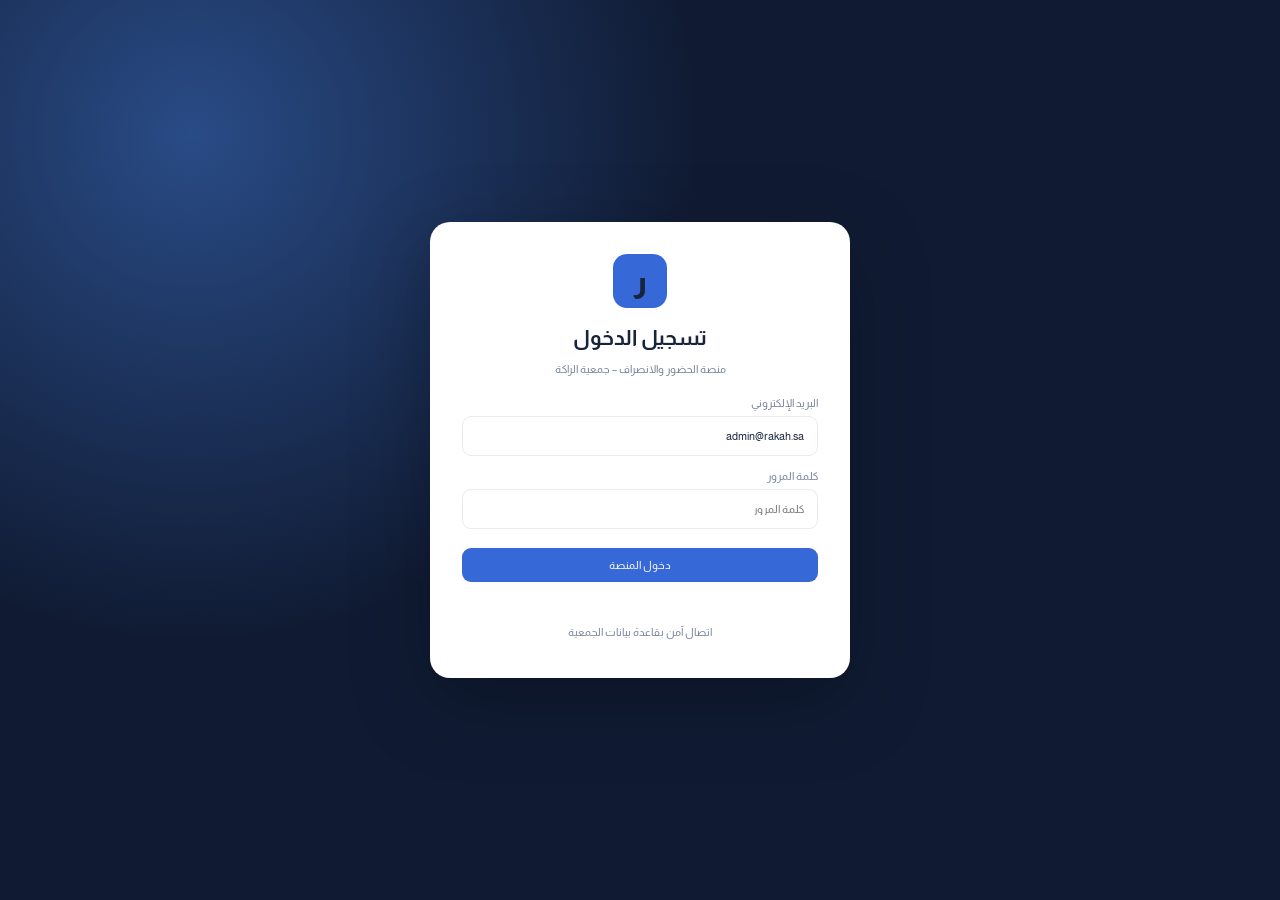
<file: index.html>
<!doctype html>
<html lang="ar" dir="rtl">
<head>
<meta charset="utf-8"><meta name="viewport" content="width=device-width,initial-scale=1">
<meta name="theme-color" content="#101b33"><title>نظام الحضور والانصراف | جمعية الراكة</title>
<link rel="preconnect" href="https://fonts.googleapis.com"><link rel="preconnect" href="https://fonts.gstatic.com" crossorigin>
<link href="https://fonts.googleapis.com/css2?family=Almarai:wght@300;400;700;800&display=swap" rel="stylesheet">
<link rel="stylesheet" href="styles.css">
</head>
<body>
<section class="login-screen" id="loginScreen"><form class="login-card" id="loginForm"><div class="brand-mark login-mark">ر</div><h1>تسجيل الدخول</h1><p>منصة الحضور والانصراف – جمعية الراكة</p><label>البريد الإلكتروني<input id="loginEmail" type="email" autocomplete="username" required value="admin@rakah.sa" placeholder="البريد الإلكتروني"></label><label>كلمة المرور<input id="loginPassword" type="password" autocomplete="current-password" required placeholder="كلمة المرور"></label><button class="primary-btn" id="loginSubmit">دخول المنصة</button><div id="loginError" class="login-error"></div><small>اتصال آمن بقاعدة بيانات الجمعية</small></form></section>

<div class="app-shell">
<aside class="sidebar" id="sidebar">
  <div class="brand"><div class="brand-mark">ر</div><div><strong>جمعية الراكة</strong><small>نظام الحضور والانصراف</small></div></div>
  <div class="nav-caption">القائمة الرئيسية</div>
  <button class="nav-link active" data-view="dashboard"><span>▦</span> لوحة التحكم</button>
  <button class="nav-link" data-view="employees"><span>♙</span> الموظفون</button>
  <button class="nav-link" data-view="attendance"><span>◷</span> سجل الحضور</button>
  <button class="nav-link" data-view="reports"><span>▤</span> التقارير</button>
  <div class="nav-caption">النظام</div>
  <button class="nav-link" data-view="settings"><span>⚙</span> الإعدادات</button>
  <div class="sidebar-foot"><span class="status-dot"></span> متصل بقاعدة البيانات</div>
</aside>
<main class="main">
<header class="topbar"><button class="menu-btn" id="menuBtn" aria-label="القائمة">☰</button><div><div class="eyebrow">جمعية الدعوة والإرشاد وتوعية الجاليات بالراكة</div><h1 id="pageTitle">لوحة التحكم</h1></div><div class="top-actions"><div class="today" id="todayLabel"></div><button class="secondary-btn" id="logoutBtn" type="button">تسجيل الخروج</button><button class="icon-btn" id="themeBtn" title="تغيير المظهر">☼</button></div></header>

<section class="view active" id="view-dashboard">
  <div class="welcome-row"><div><h2>مرحبًا بك 👋</h2><p>إليك ملخص متابعة الحضور والانصراف لهذا اليوم.</p></div><div class="live-clock" id="clock">--:--:--</div></div>
  <div class="stats-grid">
    <article class="stat-card"><div class="stat-icon blue">♙</div><span>إجمالي الموظفين</span><strong id="totalEmployees">0</strong><small>المسجلون في النظام</small></article>
    <article class="stat-card"><div class="stat-icon green">✓</div><span>حضور اليوم</span><strong id="presentCount">0</strong><small>موظفون لديهم بصمة اليوم</small></article>
    <article class="stat-card"><div class="stat-icon amber">◷</div><span>حالات التأخير</span><strong id="lateCount">0</strong><small>وفق مواعيد الدوام المحددة</small></article>
    <article class="stat-card"><div class="stat-icon red">!</div><span>غياب مؤكد</span><strong id="absentCount">0</strong><small>بعد انتهاء الشفت</small></article>
  </div>
  <div class="content-grid"><article class="panel"><div class="panel-head"><div><h3>حالة الشفتات اليوم</h3><p>ملخص الحضور حسب فترة العمل</p></div><span class="tag">اليوم</span></div><div class="shift-list"><div class="shift-row"><div class="shift-symbol">☀</div><div class="shift-info"><b>الشفت الصباحي</b><small>09:00 ص – 11:30 ص</small></div><div class="shift-count" id="morningCount">0 <small>حضور</small></div></div><div class="shift-row"><div class="shift-symbol evening">☾</div><div class="shift-info"><b>الشفت المسائي</b><small>04:00 م – 09:00 م</small></div><div class="shift-count" id="eveningCount">0 <small>حضور</small></div></div></div></article>
  <article class="panel"><div class="panel-head"><div><h3>ملخص الالتزام</h3><p>نسبة الحضور من إجمالي الموظفين</p></div></div><div class="donut-wrap"><div class="donut" id="attendanceDonut"><div><strong id="attendanceRate">0%</strong><small>نسبة الحضور</small></div></div></div><div class="legend"><span><i class="legend-dot green-bg"></i> حضر</span><span><i class="legend-dot gray-bg"></i> لم يسجل</span></div></article></div>
  <article class="panel table-panel"><div class="panel-head"><div><h3>آخر حركات الحضور</h3><p>أحدث السجلات المسجلة في قاعدة البيانات</p></div><button class="text-btn" data-go="attendance">عرض السجل ←</button></div><div class="table-wrap"><table><thead><tr><th>الموظف</th><th>الرقم الوظيفي</th><th>الشفت</th><th>وقت البصمة</th><th>الحالة</th></tr></thead><tbody id="recentRows"></tbody></table></div></article>
</section>
<section class="view" id="view-employees">
 <div class="section-toolbar"><div><h2>إدارة الموظفين</h2><p>إضافة بيانات الموظفين وربط الرقم الوظيفي بمعرف البصمة لاحقًا.</p></div><button class="primary-btn" id="addEmployeeBtn">＋ إضافة موظف</button></div>
 <article class="panel"><div class="filters"><input id="employeeSearch" placeholder="ابحث بالاسم أو الرقم الوظيفي"><select id="departmentFilter"><option value="">كل الأقسام</option></select></div><div class="table-wrap"><table><thead><tr><th>الرقم الوظيفي</th><th>اسم الموظف</th><th>القسم</th><th>معرف البصمة</th><th>الحالة</th><th>إجراء</th></tr></thead><tbody id="employeeRows"></tbody></table></div></article>
</section>
<section class="view" id="view-attendance">
 <div class="section-toolbar"><div><h2>سجل الحضور والانصراف</h2><p>استعراض البصمات حسب التاريخ والشفت.</p></div><button class="primary-btn" id="addPunchBtn">＋ إضافة سجل يدوي</button></div>
 <article class="panel"><div class="filters"><input type="date" id="attendanceDate"><select id="shiftFilter"><option value="">كل الشفتات</option><option value="morning">صباحي</option><option value="evening">مسائي</option></select><input id="attendanceSearch" placeholder="ابحث عن موظف"></div><div class="table-wrap"><table><thead><tr><th>التاريخ</th><th>الموظف</th><th>الشفت</th><th>وقت الحضور</th><th>وقت الانصراف</th><th>الحالة</th><th>مدة التأخير</th><th>مصدر السجل</th></tr></thead><tbody id="attendanceRows"></tbody></table></div></article>
</section>
<section class="view" id="view-reports">
 <div class="section-toolbar"><div><h2>التقارير والمساءلة الإدارية</h2><p>تقارير الحضور العامة والتقرير الرسمي التفصيلي لكل موظف.</p></div><button class="primary-btn" id="exportBtn">↓ تصدير CSV</button></div>
 <article class="panel">
  <div class="panel-head"><div><h3>تقرير الحضور العام</h3><p>حدد الفترة والقسم والشفت لمراجعة السجلات.</p></div></div>
  <div class="filters"><label>من تاريخ<input type="date" id="fromDate"></label><label>إلى تاريخ<input type="date" id="toDate"></label><select id="reportShift"><option value="">كل الشفتات</option><option value="morning">صباحي</option><option value="evening">مسائي</option></select><select id="reportDepartment"><option value="">كل الأقسام</option></select><button class="secondary-btn" id="runReport">تطبيق الفلتر</button></div>
  <div class="report-summary" id="reportSummary"></div>
  <div class="table-wrap"><table><thead><tr><th>التاريخ</th><th>الموظف</th><th>القسم</th><th>الشفت</th><th>وقت الحضور</th><th>وقت الانصراف</th><th>الحالة</th><th>مدة التأخير</th></tr></thead><tbody id="reportRows"></tbody></table></div>
 </article>
 <article class="panel">
  <div class="panel-head"><div><h3>إصدار تقرير رسمي لموظف</h3><p>يشمل التأخير والغياب والانصراف المبكر والمتأخر، مع إفادة الموظف واعتماد الإدارة.</p></div></div>
  <div class="filters"><label>الموظف<select id="officialEmployee"><option value="">اختر الموظف</option></select></label><button class="primary-btn" id="createOfficialReport">＋ إنشاء التقرير الرسمي</button></div>
  <div id="officialReportMessage" class="report-summary">اختر الموظف والفترة بالأعلى ثم أنشئ التقرير.</div>
  <div id="officialReportList" class="table-wrap"></div>
  <div id="officialReportDetail"></div>
 </article>
</section>
<section class="view" id="view-settings">
 <div class="section-toolbar"><div><h2>إعدادات الدوام</h2><p>المواعيد المعتمدة مبدئيًا للجمعية.</p></div><button class="primary-btn" id="saveSettings">حفظ الإعدادات</button></div>
 <article class="panel settings-panel"><h3>الشفت الصباحي</h3><div class="settings-grid"><label>بداية الدوام<input type="time" id="morningStart" value="09:00"></label><label>نهاية الدوام<input type="time" id="morningEnd" value="11:30"></label><label>سماحية التأخير (دقيقة)<input type="number" min="0" max="120" id="morningGrace" value="0"></label></div><hr><h3>الشفت المسائي</h3><div class="settings-grid"><label>بداية الدوام<input type="time" id="eveningStart" value="16:00"></label><label>نهاية الدوام<input type="time" id="eveningEnd" value="21:00"></label><label>سماحية التأخير (دقيقة)<input type="number" min="0" max="120" id="eveningGrace" value="0"></label></div><hr><h3>أيام العمل</h3><p class="muted">تحديد أيام العمل والعطلات الرسمية سيضاف في مرحلة إعداد التقويم.</p><div class="connection-note"><b>ربط جهاز ZKTeco</b><p>غير مفعّل حاليًا. سنضيف موصل الجهاز بعد معرفة الموديل وطريقة الاتصال، دون تغيير واجهات النظام.</p><span class="tag warning-tag">بانتظار إعداد الجهاز</span></div></article>
</section>
</main>
</div>
<div class="modal-backdrop" id="modalBackdrop"><div class="modal"><div class="modal-head"><h3 id="modalTitle">إضافة موظف</h3><button class="icon-btn" id="closeModal">×</button></div><form id="employeeForm"><label>الرقم الوظيفي<input name="code" required placeholder="EMP001"></label><label>اسم الموظف<input name="name" required placeholder="اسم الموظف"></label><label>القسم<input name="department" required placeholder="الإدارة"></label><label>معرف البصمة (اختياري)<input name="deviceId" placeholder="يُضاف عند الربط بالجهاز"></label><div class="modal-actions"><button type="button" class="secondary-btn" id="cancelModal">إلغاء</button><button class="primary-btn" type="submit">حفظ الموظف</button></div></form></div></div>
<div class="toast" id="toast"></div>
<script type="module" src="app.js"></script>
</body></html>
</file>
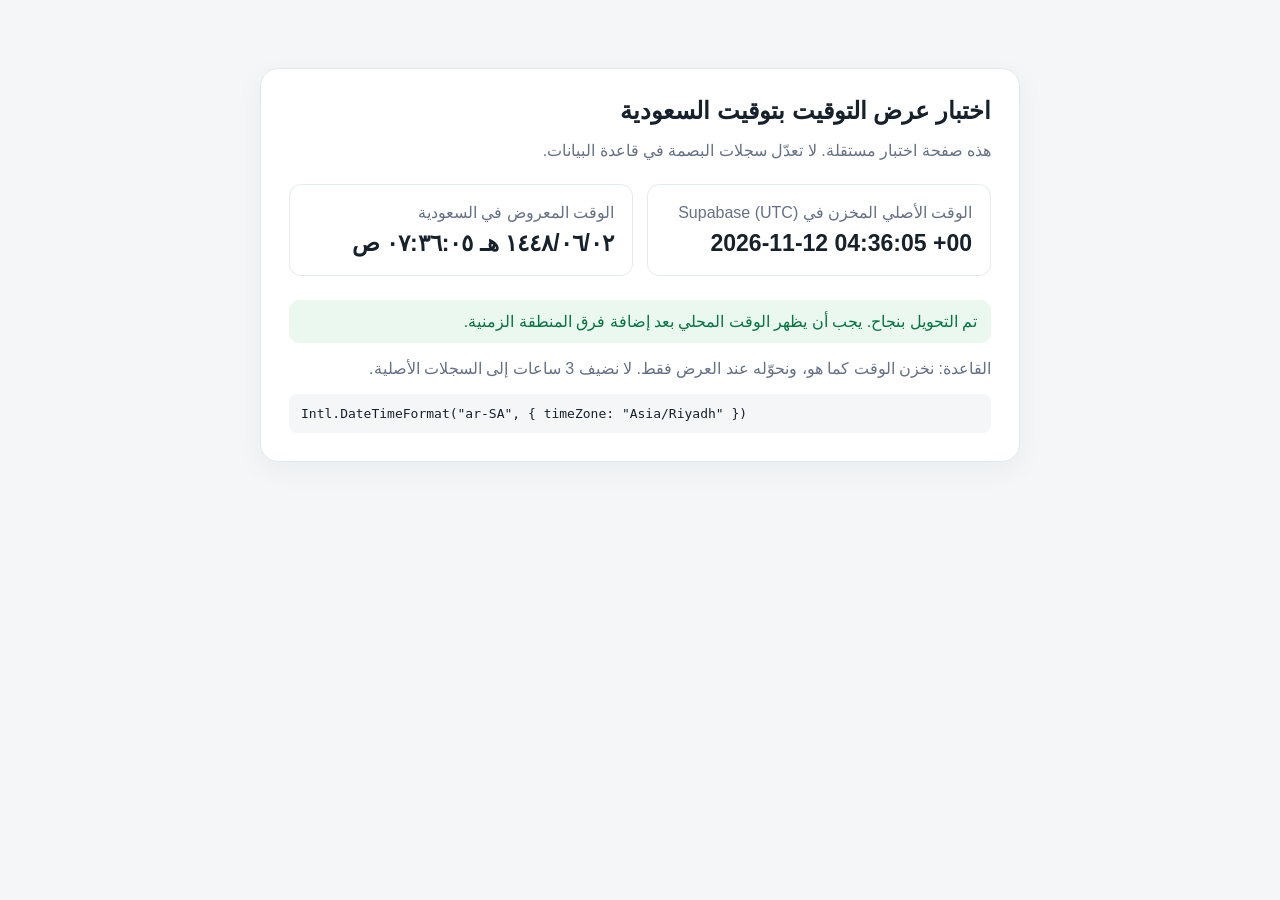
<file: timezone-test.html>
<!doctype html>
<html lang="ar" dir="rtl">
<head>
  <meta charset="utf-8">
  <meta name="viewport" content="width=device-width,initial-scale=1">
  <title>اختبار توقيت السعودية - نظام الحضور</title>
  <style>
    *{box-sizing:border-box}body{margin:0;padding:28px;background:#f4f6f8;color:#17212b;font-family:Tahoma,Arial,sans-serif}
    main{max-width:760px;margin:40px auto;background:#fff;border:1px solid #e3e8ee;border-radius:18px;padding:28px;box-shadow:0 8px 30px #1020300c}
    h1{margin-top:0;font-size:24px}.muted{color:#667085}.sample{display:grid;grid-template-columns:1fr 1fr;gap:14px;margin:24px 0}
    .tile{padding:18px;border:1px solid #e5eaf0;border-radius:12px}.value{font-size:23px;font-weight:700;margin-top:8px;direction:ltr;text-align:right}
    .ok{color:#087443;background:#eaf8f0;padding:12px 14px;border-radius:10px}
    code{direction:ltr;display:block;text-align:left;background:#f4f6f8;padding:12px;border-radius:8px;overflow-wrap:anywhere}
    @media(max-width:560px){.sample{grid-template-columns:1fr}main{margin:10px auto;padding:20px}}
  </style>
</head>
<body>
<main>
  <h1>اختبار عرض التوقيت بتوقيت السعودية</h1>
  <p class="muted">هذه صفحة اختبار مستقلة. لا تعدّل سجلات البصمة في قاعدة البيانات.</p>
  <div class="sample">
    <section class="tile"><div class="muted">الوقت الأصلي المخزن في Supabase (UTC)</div><div class="value">2026-11-12 04:36:05 +00</div></section>
    <section class="tile"><div class="muted">الوقت المعروض في السعودية</div><div class="value" id="saudi">جارٍ التحويل…</div></section>
  </div>
  <p class="ok" id="status">يتم اختبار التحويل إلى Asia/Riyadh.</p>
  <p class="muted">القاعدة: نخزن الوقت كما هو، ونحوّله عند العرض فقط. لا نضيف 3 ساعات إلى السجلات الأصلية.</p>
  <code>Intl.DateTimeFormat("ar-SA", { timeZone: "Asia/Riyadh" })</code>
</main>
<script type="module">
  import { formatSaudiDateTime } from "./assets/time.js";
  const value = "2026-11-12T04:36:05+00:00";
  document.getElementById("saudi").textContent = formatSaudiDateTime(value);
  document.getElementById("status").textContent = "تم التحويل بنجاح. يجب أن يظهر الوقت المحلي بعد إضافة فرق المنطقة الزمنية.";
</script>
</body>
</html>
</file>
<file: styles.css>
:root{--bg:#f3f6fb;--surface:#fff;--ink:#17243b;--muted:#77839a;--line:#e7ecf3;--nav:#101b33;--nav2:#1a2947;--blue:#3768d7;--green:#169b70;--amber:#c78316;--red:#d34f5b;--shadow:0 8px 28px rgba(22,39,70,.06)}*{box-sizing:border-box}body{margin:0;background:var(--bg);color:var(--ink);font-family:'Almarai',sans-serif;font-size:14px}.app-shell{min-height:100vh}.sidebar{width:250px;background:var(--nav);color:#fff;position:fixed;right:0;top:0;bottom:0;padding:25px 17px;display:flex;flex-direction:column;z-index:10}.brand{display:flex;align-items:center;gap:12px;padding:0 8px 30px}.brand-mark{width:43px;height:43px;border-radius:14px;background:#3768d7;display:grid;place-items:center;font-size:25px;font-weight:800}.brand strong,.brand small{display:block}.brand strong{font-size:15px}.brand small{font-size:10px;color:#aebbd1;margin-top:6px}.nav-caption{font-size:10px;color:#8391aa;padding:12px 12px 9px}.nav-link{font-family:inherit;border:0;color:#c4cde0;background:transparent;text-align:right;padding:13px 14px;border-radius:10px;margin:2px 0;cursor:pointer;font-size:13px}.nav-link span{display:inline-block;width:27px;font-size:17px;vertical-align:middle}.nav-link:hover,.nav-link.active{background:var(--nav2);color:#fff}.nav-link.active{box-shadow:inset -3px 0 #5e8aff}.sidebar-foot{margin-top:auto;color:#9eabc0;font-size:10px;padding:14px 8px}.status-dot{display:inline-block;width:7px;height:7px;background:#24c28b;border-radius:50%;margin-left:7px}.main{margin-right:250px;padding:0 32px 45px;max-width:1600px}.topbar{height:92px;display:flex;align-items:center;gap:16px;border-bottom:1px solid var(--line);margin-bottom:22px}.eyebrow{font-size:10px;color:var(--muted);margin-bottom:7px}.topbar h1{font-size:20px;margin:0}.top-actions{margin-right:auto;display:flex;align-items:center;gap:12px}.today{font-size:11px;color:var(--muted)}.icon-btn,.menu-btn{border:1px solid var(--line);background:var(--surface);color:var(--ink);width:36px;height:36px;border-radius:10px;cursor:pointer;font-size:19px}.menu-btn{display:none}.demo-alert{padding:12px 15px;border-radius:10px;background:#fff7e8;color:#8a611d;border:1px solid #f4e5c7;font-size:11px;margin-bottom:22px}.welcome-row{display:flex;align-items:center;justify-content:space-between;margin:6px 0 20px}.welcome-row h2,.section-toolbar h2{font-size:18px;margin:0 0 7px}.welcome-row p,.section-toolbar p,.panel-head p{font-size:11px;color:var(--muted);margin:0}.live-clock{font-size:23px;font-weight:800;letter-spacing:1px;color:var(--blue);direction:ltr}.stats-grid{display:grid;grid-template-columns:repeat(4,1fr);gap:15px;margin-bottom:18px}.stat-card,.panel{background:var(--surface);border:1px solid var(--line);border-radius:14px;box-shadow:var(--shadow)}.stat-card{padding:18px;position:relative;min-height:145px}.stat-card>span{display:block;color:var(--muted);font-size:11px;margin:12px 0 7px}.stat-card strong{font-size:27px;display:block}.stat-card small{font-size:10px;color:#a0a9b8}.stat-icon{position:absolute;left:17px;top:17px;width:34px;height:34px;border-radius:11px;display:grid;place-items:center;font-size:18px}.blue{background:#eaf0ff;color:#3768d7}.green{background:#e5f7f0;color:#15976d}.amber{background:#fff3df;color:#bd7916}.red{background:#ffeaec;color:#d34f5b}.content-grid{display:grid;grid-template-columns:1.3fr 1fr;gap:16px;margin-bottom:17px}.panel{padding:20px;margin-bottom:17px}.panel-head{display:flex;align-items:center;justify-content:space-between;margin-bottom:18px}.panel-head h3,.settings-panel h3{font-size:13px;margin:0 0 6px}.tag{font-size:10px;background:#edf3ff;color:#3768d7;padding:6px 10px;border-radius:20px}.shift-row{display:flex;align-items:center;padding:13px 0;border-top:1px solid var(--line)}.shift-symbol{width:38px;height:38px;border-radius:11px;background:#fff4dc;color:#bd801b;display:grid;place-items:center;font-size:19px;margin-left:12px}.shift-symbol.evening{background:#edf0ff;color:#596fd0}.shift-info{flex:1}.shift-info b,.shift-info small{display:block}.shift-info b{font-size:12px}.shift-info small{font-size:10px;color:var(--muted);margin-top:6px}.shift-count{font-size:17px;font-weight:800}.shift-count small{font-size:9px;color:var(--muted);font-weight:400}.donut-wrap{display:grid;place-items:center;padding:5px 0 12px}.donut{width:142px;height:142px;border-radius:50%;display:grid;place-items:center;background:conic-gradient(var(--green) 0deg,#e9edf3 0deg);position:relative}.donut:before{content:"";position:absolute;width:108px;height:108px;background:var(--surface);border-radius:50%}.donut>div{z-index:1;text-align:center}.donut strong,.donut small{display:block}.donut strong{font-size:24px}.donut small{font-size:9px;color:var(--muted);margin-top:4px}.legend{display:flex;justify-content:center;gap:20px;font-size:10px;color:var(--muted)}.legend-dot{display:inline-block;width:7px;height:7px;border-radius:50%;margin-left:5px}.green-bg{background:var(--green)}.gray-bg{background:#dce2eb}.table-panel{padding-bottom:5px}.table-wrap{overflow-x:auto}table{width:100%;border-collapse:collapse;white-space:nowrap}th{text-align:right;color:#8994a7;font-size:10px;font-weight:400;background:#f8f9fc;padding:12px}td{padding:13px 12px;border-bottom:1px solid var(--line);font-size:11px}tbody tr:last-child td{border-bottom:0}.person-cell{font-weight:700}.status{display:inline-block;padding:5px 9px;border-radius:20px;font-size:9px}.status.ok{background:#e7f7f0;color:#16845f}.status.late{background:#fff3df;color:#a86a0b}.status.missing{background:#ffebed;color:#c14350}.status.neutral{background:#eef1f5;color:#667085}.text-btn{border:0;background:transparent;color:var(--blue);font:inherit;font-size:10px;cursor:pointer}.view{display:none}.view.active{display:block}.section-toolbar{display:flex;align-items:center;justify-content:space-between;margin:7px 0 18px}.primary-btn,.secondary-btn{border:0;border-radius:9px;padding:11px 15px;font-family:inherit;font-size:11px;cursor:pointer}.primary-btn{background:var(--blue);color:#fff}.primary-btn:hover{background:#2857c2}.secondary-btn{background:#edf1f7;color:#45536b}.filters{display:flex;gap:10px;align-items:end;flex-wrap:wrap;margin-bottom:16px}.filters input,.filters select,.settings-grid input,.modal input{border:1px solid var(--line);border-radius:8px;background:var(--surface);padding:10px 11px;font-family:inherit;font-size:11px;color:var(--ink);min-width:150px}.filters label,.settings-grid label,.modal label{display:flex;flex-direction:column;gap:7px;font-size:10px;color:var(--muted)}.settings-panel{max-width:850px}.settings-grid{display:grid;grid-template-columns:repeat(3,1fr);gap:15px;margin:18px 0 24px}.settings-grid input{width:100%}hr{border:0;border-top:1px solid var(--line);margin:24px 0}.muted{color:var(--muted);font-size:11px}.connection-note{background:#f5f7fb;padding:16px;border-radius:10px;margin-top:22px}.connection-note p{color:var(--muted);font-size:11px;line-height:1.8}.warning-tag{background:#fff3df;color:#9a6714}.report-summary{font-size:12px;color:var(--muted);padding:10px 0}.modal-backdrop{display:none;position:fixed;inset:0;background:#101b3388;z-index:30;align-items:center;justify-content:center;padding:20px}.modal-backdrop.show{display:flex}.modal{width:min(440px,100%);background:var(--surface);border-radius:15px;padding:22px;box-shadow:0 20px 70px #0003}.modal-head{display:flex;justify-content:space-between;align-items:center;margin-bottom:18px}.modal-head h3{margin:0;font-size:15px}.modal form{display:grid;gap:13px}.modal input{width:100%}.modal-actions{display:flex;justify-content:flex-end;gap:8px;margin-top:8px}.toast{position:fixed;bottom:22px;left:22px;background:#17243b;color:white;padding:12px 18px;border-radius:9px;font-size:11px;opacity:0;transform:translateY(10px);transition:.2s;pointer-events:none;z-index:50}.toast.show{opacity:1;transform:translateY(0)}body.dark{--bg:#101827;--surface:#192438;--ink:#e8edf6;--muted:#9aa8bd;--line:#2b3850;--shadow:0 8px 28px #0002}body.dark th{background:#202d43}body.dark .demo-alert{background:#3b3020;color:#f0cb83;border-color:#5b4829}body.dark .connection-note{background:#202d43}body.dark .secondary-btn{background:#2b3850;color:#dbe3f0}body.dark .filters input,body.dark .filters select,body.dark .settings-grid input,body.dark .modal input{background:#192438;color:var(--ink)}body.dark .donut:before{background:var(--surface)}@media(max-width:1050px){.stats-grid{grid-template-columns:repeat(2,1fr)}.content-grid{grid-template-columns:1fr}}@media(max-width:700px){.sidebar{transform:translateX(100%);transition:.25s}.sidebar.open{transform:translateX(0)}.main{margin:0;padding:0 15px 30px}.topbar{height:78px}.menu-btn{display:block}.eyebrow{font-size:8px}.topbar h1{font-size:16px}.today{display:none}.stats-grid{gap:9px}.stat-card{padding:14px;min-height:132px}.stat-card strong{font-size:24px}.stat-icon{width:29px;height:29px}.panel{padding:14px}.section-toolbar{align-items:flex-start;gap:10px}.section-toolbar h2{font-size:15px}.section-toolbar p{max-width:220px;line-height:1.7}.primary-btn{padding:10px;font-size:10px}.settings-grid{grid-template-columns:1fr}.filters>*{flex:1;min-width:130px}.welcome-row h2{font-size:16px}.live-clock{font-size:18px}}
.login-screen{min-height:100vh;display:flex;align-items:center;justify-content:center;padding:24px;background:radial-gradient(circle at 15% 15%,#294b86 0,transparent 38%),#101b33}.login-card{width:min(420px,100%);background:var(--surface);border-radius:20px;padding:32px;box-shadow:0 24px 80px #0004;display:grid;gap:14px;text-align:right}.login-mark{margin:auto;width:54px;height:54px;font-size:30px}.login-card h1{text-align:center;font-size:21px;margin:4px 0 0}.login-card p,.login-card small{text-align:center;color:var(--muted);font-size:11px;margin:0 0 8px}.login-card label{display:grid;gap:7px;font-size:11px;color:var(--muted)}.login-card input{width:100%;padding:13px;border:1px solid var(--line);border-radius:9px;font:inherit;background:var(--surface);color:var(--ink)}.login-error{color:#d34f5b;font-size:11px;min-height:16px}.login-card button{margin-top:5px}body:not(.authenticated) .app-shell{display:none}body.authenticated .login-screen{display:none!important}body:not(.authenticated){overflow:auto}body.authenticated{overflow-x:hidden}

.official-paper{background:#fff;color:#17243b;border:1px solid #dfe5ee;border-radius:12px;padding:24px;margin:18px 0;direction:rtl}.official-heading{text-align:center;border-bottom:2px solid #243b64;padding-bottom:16px;margin-bottom:18px}.official-heading h2{font-size:19px;margin:10px 0}.official-heading span{color:#667085;font-size:11px}.official-meta{display:grid;grid-template-columns:repeat(2,minmax(0,1fr));gap:12px;padding:14px;background:#f7f9fc;border-radius:8px;font-size:12px}.official-stats{display:grid;grid-template-columns:repeat(3,1fr);gap:10px;margin:18px 0}.official-stats>div{border:1px solid #e5eaf1;border-radius:8px;padding:12px;text-align:center}.official-stats b,.official-stats small{display:block}.official-stats b{font-size:22px;color:#244d9b}.official-stats small{font-size:10px;color:#667085;margin-top:5px}.official-paper h3{font-size:14px;margin:18px 0 10px}.official-paper th{background:#f1f4f8;color:#344054}.official-note{background:#fff8e8;border:1px solid #f1dfb5;padding:12px;border-radius:8px;font-size:11px;line-height:1.8;margin-top:15px}.official-response{display:grid;grid-template-columns:1fr 1fr;gap:14px;margin-top:18px}.official-response label{display:grid;gap:7px;font-size:11px;color:#475467}.official-response textarea{width:100%;border:1px solid #d8dee8;border-radius:8px;padding:10px;font:inherit;resize:vertical}.official-signatures{display:grid;grid-template-columns:repeat(3,1fr);gap:12px;margin-top:28px;padding-top:16px;border-top:1px solid #dfe5ee;font-size:10px}.official-actions{display:flex;gap:8px;flex-wrap:wrap;margin:12px 0 22px}.official-report-list{margin-top:12px}@media(max-width:700px){.official-paper{padding:13px}.official-meta{grid-template-columns:1fr}.official-stats{grid-template-columns:repeat(2,1fr)}.official-response,.official-signatures{grid-template-columns:1fr}.official-paper table{font-size:10px}}
@media print{body.printing-official *{visibility:hidden!important}body.printing-official #officialPaper,body.printing-official #officialPaper *{visibility:visible!important}body.printing-official #officialPaper{position:absolute;right:0;top:0;width:100%;border:0;margin:0;padding:8mm;border-radius:0;box-shadow:none}body.printing-official .official-actions{display:none!important}@page{size:A4;margin:10mm}}
</file>
